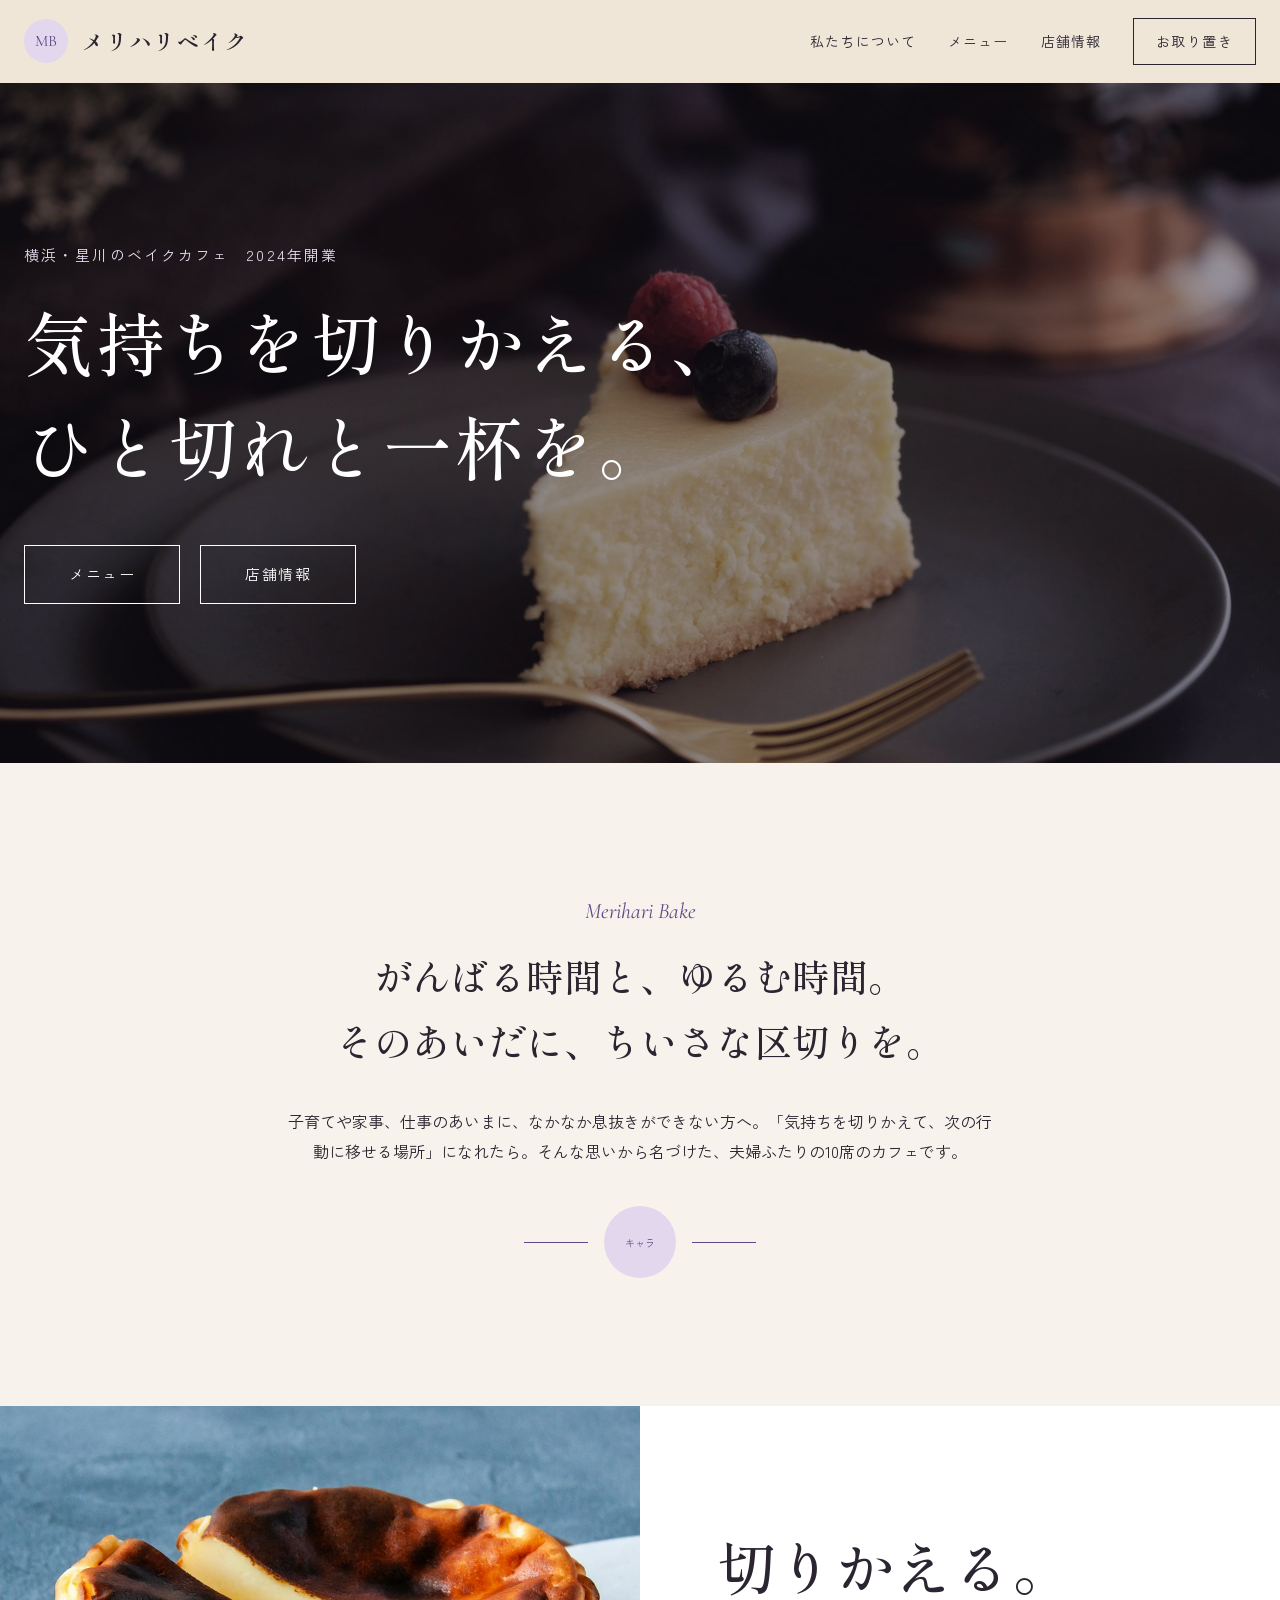
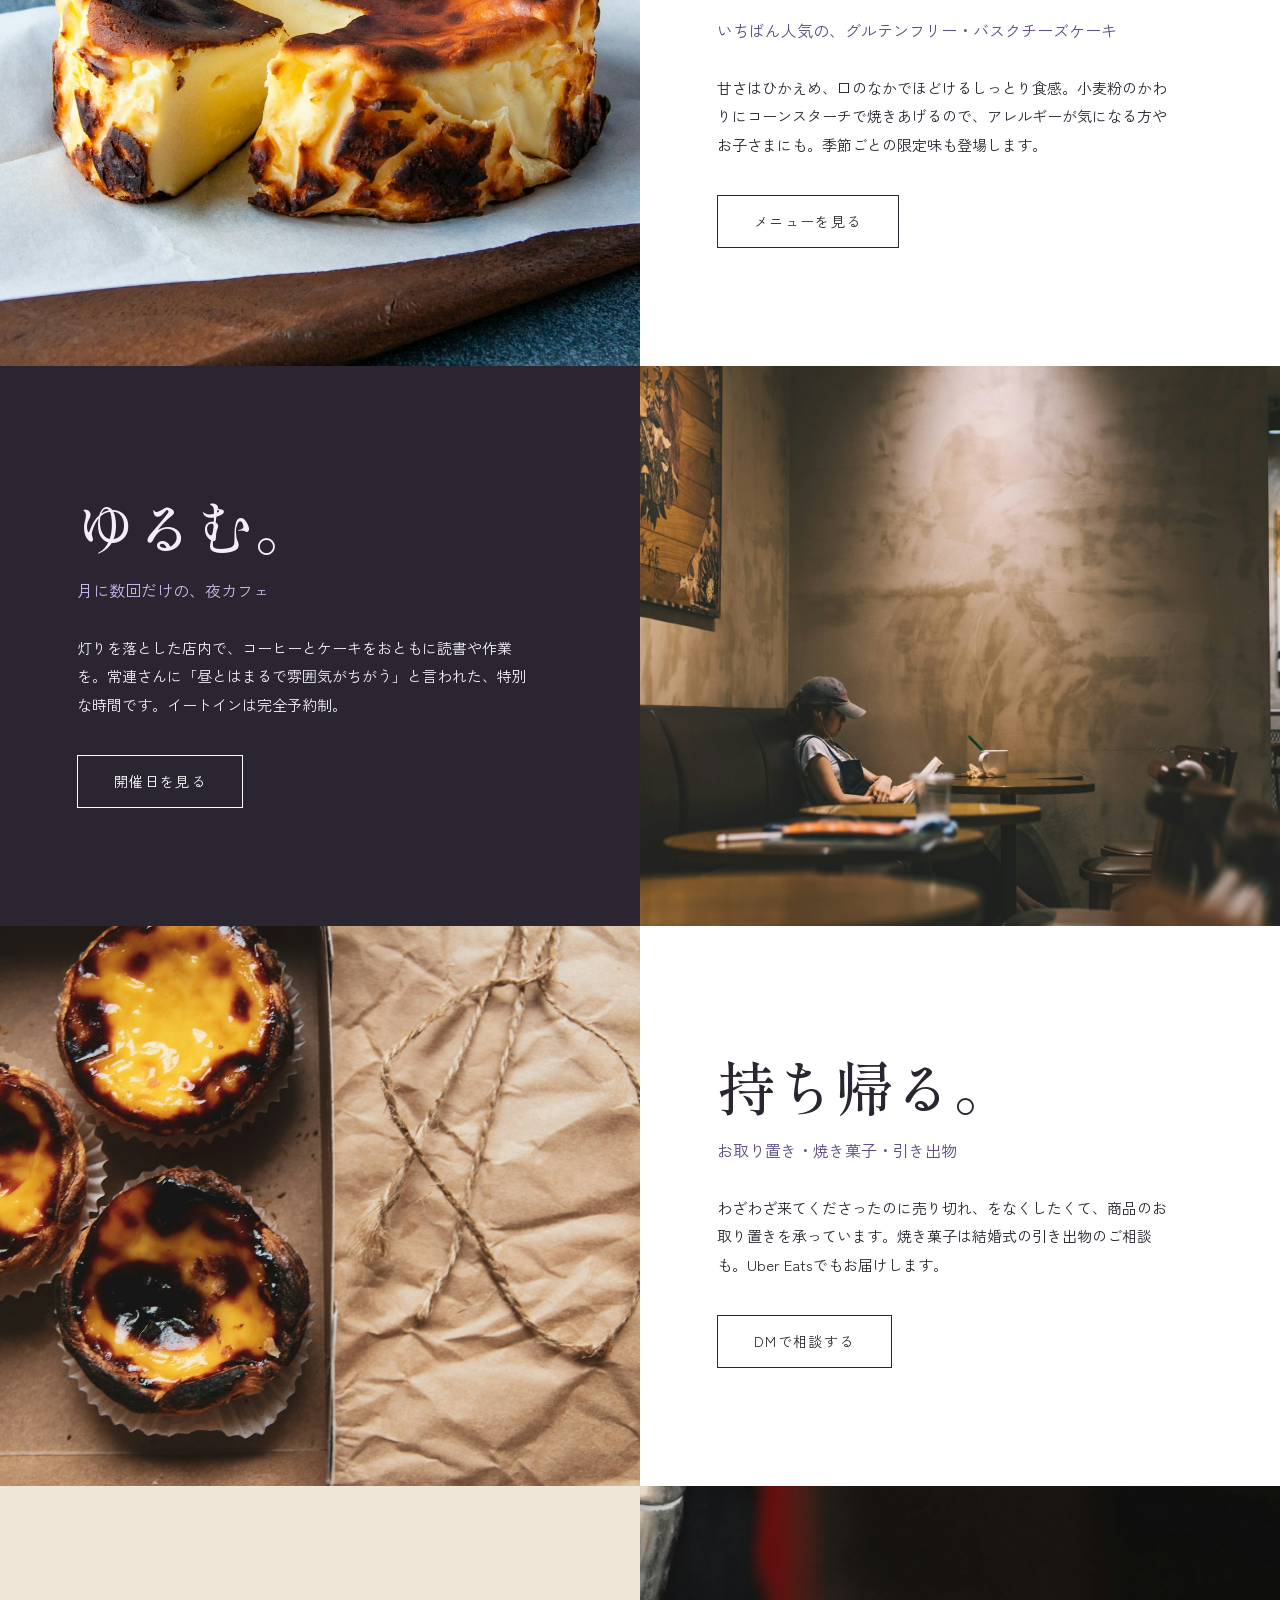
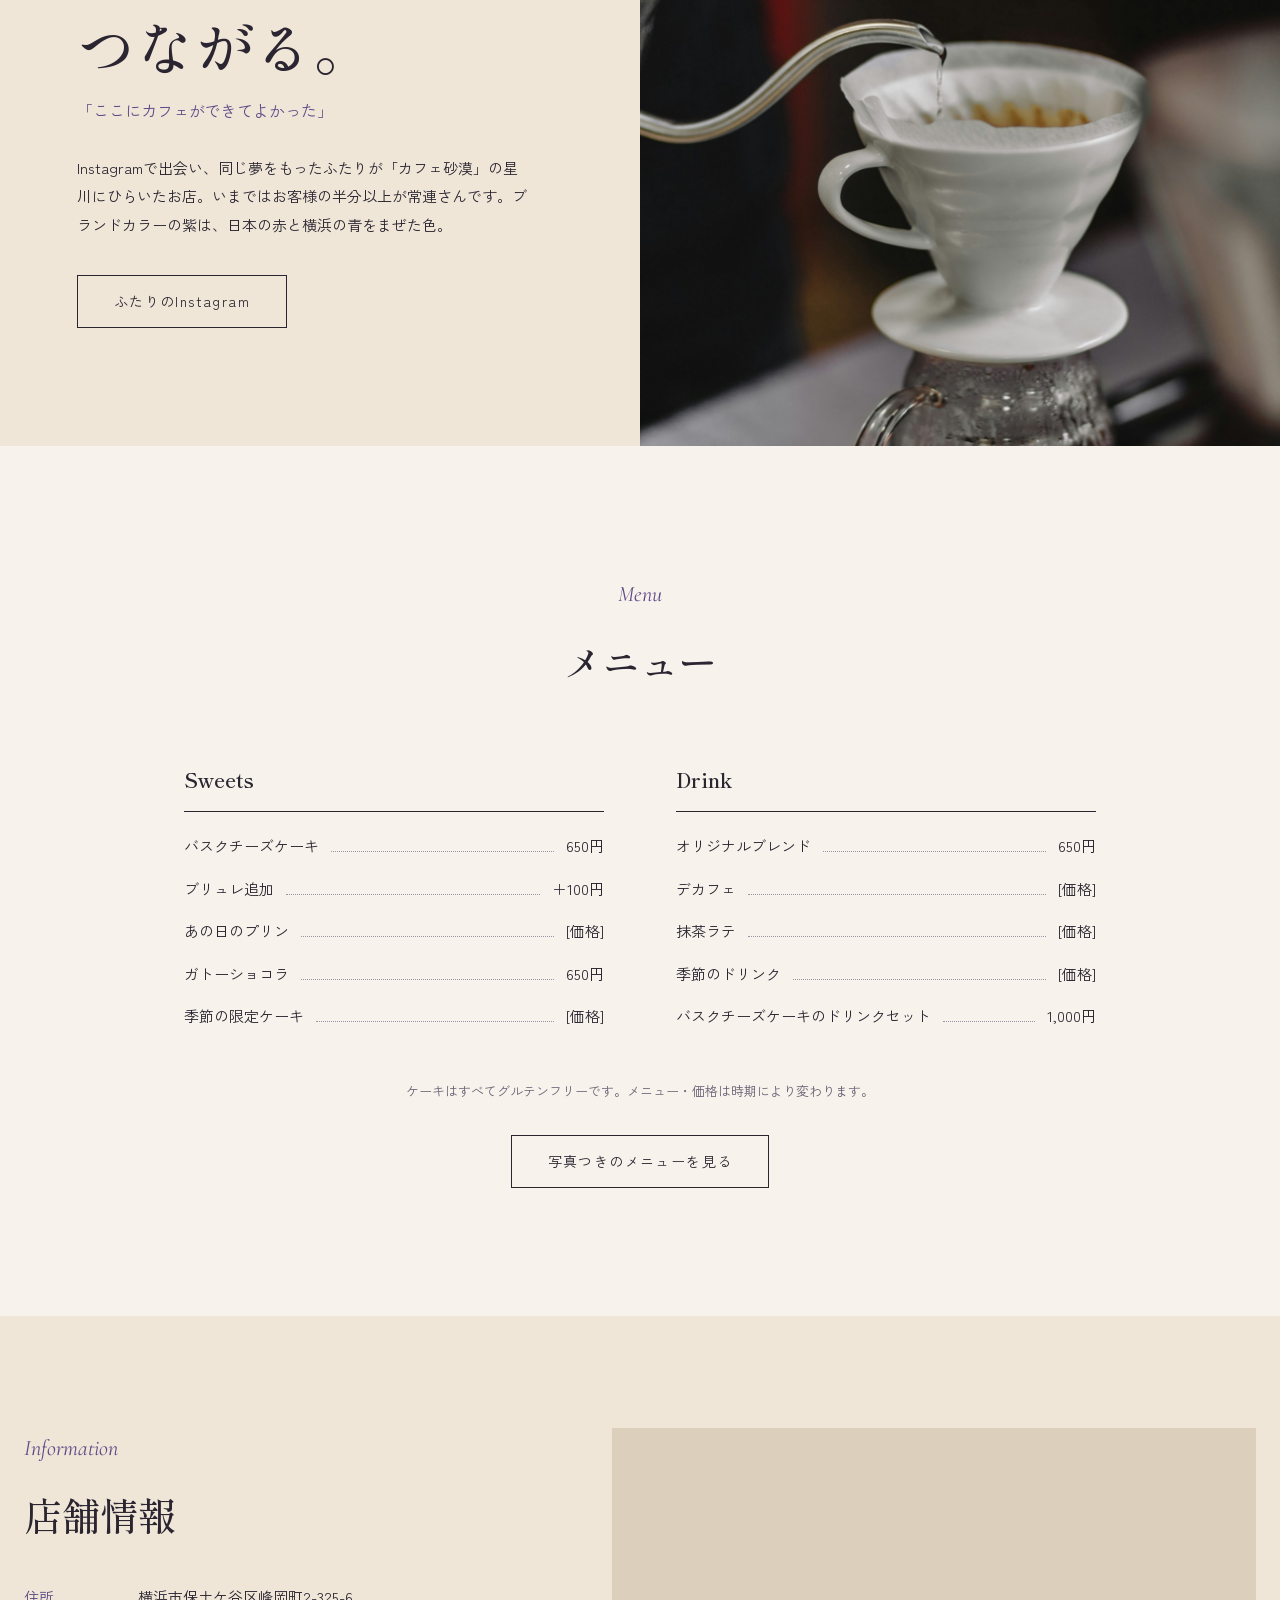
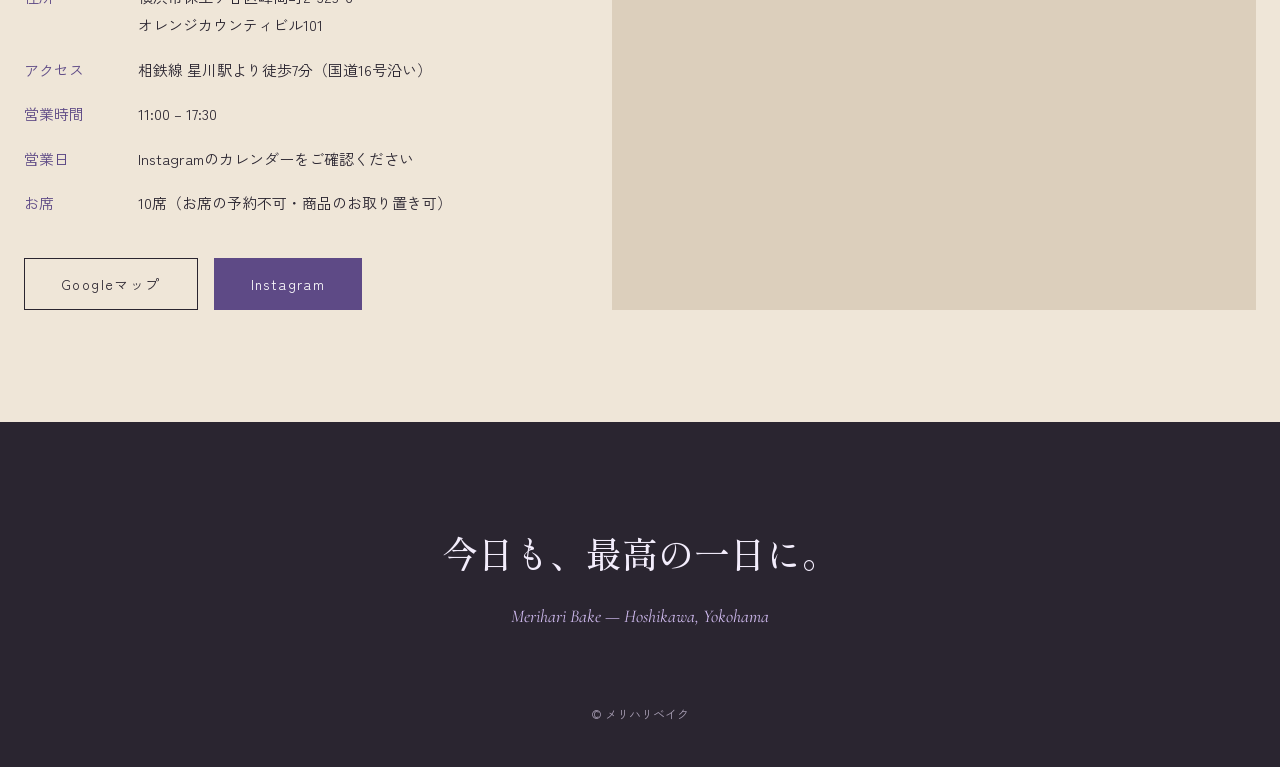
<file: index.html>
<!doctype html>
<html lang="ja">
<head>
  <meta charset="utf-8">
  <meta name="viewport" content="width=device-width, initial-scale=1">
  <title>メリハリベイク｜横浜・星川のベイクカフェ</title>
  <meta name="description" content="相鉄線星川駅から徒歩7分。夫婦ふたりで営む10席のベイクカフェ。グルテンフリーのバスクチーズケーキ、プリン、焼き菓子とコーヒー。">
  <link rel="preconnect" href="https://fonts.googleapis.com">
  <link rel="preconnect" href="https://fonts.gstatic.com" crossorigin>
  <link href="https://fonts.googleapis.com/css2?family=Shippori+Mincho:wght@500;600&family=Zen+Kaku+Gothic+New:wght@400;500;700&family=Cormorant+Garamond:ital,wght@1,500&display=swap" rel="stylesheet">
  <link rel="stylesheet" href="style.css?v=6">
</head>
<body>

  <header class="site-header">
    <div class="site-header__inner">
      <a href="#top" class="brand">
        <span class="brand__logo" aria-hidden="true">MB</span>
        <span class="brand__name">メリハリベイク</span>
      </a>
      <button class="nav-toggle" type="button" aria-expanded="false" aria-controls="global-nav" aria-label="メニューを開く">
        <span></span><span></span><span></span>
      </button>
      <nav id="global-nav" class="global-nav">
        <a href="#about">私たちについて</a>
        <a href="menu.html">メニュー</a>
        <a href="#info">店舗情報</a>
        <a href="https://www.instagram.com/meriharibake/" class="btn-line" target="_blank" rel="noopener">お取り置き</a>
      </nav>
    </div>
  </header>

  <main>
    <section id="top" class="hero">
      <img class="hero__bg" src="hero.jpg" alt="">
      <div class="hero__inner">
        <p class="hero__lead">横浜・星川のベイクカフェ　2024年開業</p>
        <h1 class="hero__title">気持ちを切りかえる、<br>ひと切れと一杯を。</h1>
        <div class="hero__actions">
          <a href="menu.html" class="btn-line btn-line--light">メニュー</a>
          <a href="#info" class="btn-line btn-line--light">店舗情報</a>
        </div>
      </div>
    </section>

    <section id="about" class="about">
      <p class="eyebrow reveal">Merihari Bake</p>
      <h2 class="about__title">
        <span class="reveal reveal--line">がんばる時間と、ゆるむ時間。</span>
        <span class="reveal reveal--line">そのあいだに、ちいさな区切りを。</span>
      </h2>
      <p class="about__text reveal">子育てや家事、仕事のあいまに、なかなか息抜きができない方へ。「気持ちを切りかえて、次の行動に移せる場所」になれたら。そんな思いから名づけた、夫婦ふたりの10席のカフェです。</p>
      <div class="about__mark reveal" aria-hidden="true">
        <span class="about__line"></span>
        <span class="about__character">キャラ</span>
        <span class="about__line"></span>
      </div>
    </section>

    <section class="split">
      <div class="split__media">
        <img src="cheesecake.jpg" alt="こんがり焼けたバスクチーズケーキ" loading="lazy">
      </div>
      <div class="split__body">
        <h2 class="split__title">切りかえる。</h2>
        <p class="split__sub">いちばん人気の、グルテンフリー・バスクチーズケーキ</p>
        <p class="split__text">甘さはひかえめ、口のなかでほどけるしっとり食感。小麦粉のかわりにコーンスターチで焼きあげるので、アレルギーが気になる方やお子さまにも。季節ごとの限定味も登場します。</p>
        <a href="menu.html#cake" class="btn-line">メニューを見る</a>
      </div>
    </section>

    <section class="split split--reverse split--dark">
      <div class="split__media">
        <img src="night-cafe.jpg" alt="灯りを落とした店内で読書をする人" loading="lazy">
      </div>
      <div class="split__body">
        <h2 class="split__title">ゆるむ。</h2>
        <p class="split__sub">月に数回だけの、夜カフェ</p>
        <p class="split__text">灯りを落とした店内で、コーヒーとケーキをおともに読書や作業を。常連さんに「昼とはまるで雰囲気がちがう」と言われた、特別な時間です。イートインは完全予約制。</p>
        <a href="https://www.instagram.com/meriharibake/" class="btn-line btn-line--light" target="_blank" rel="noopener">開催日を見る</a>
      </div>
    </section>

    <section class="split">
      <div class="split__media">
        <img src="baked-goods.jpg" alt="箱に詰めた焼き菓子" loading="lazy">
      </div>
      <div class="split__body">
        <h2 class="split__title">持ち帰る。</h2>
        <p class="split__sub">お取り置き・焼き菓子・引き出物</p>
        <p class="split__text">わざわざ来てくださったのに売り切れ、をなくしたくて、商品のお取り置きを承っています。焼き菓子は結婚式の引き出物のご相談も。Uber Eatsでもお届けします。</p>
        <a href="https://www.instagram.com/meriharibake/" class="btn-line" target="_blank" rel="noopener">DMで相談する</a>
      </div>
    </section>

    <section class="split split--reverse split--beige">
      <div class="split__media">
        <img src="coffee.jpg" alt="ハンドドリップでコーヒーを淹れる様子" loading="lazy">
      </div>
      <div class="split__body">
        <h2 class="split__title">つながる。</h2>
        <p class="split__sub">「ここにカフェができてよかった」</p>
        <p class="split__text">Instagramで出会い、同じ夢をもったふたりが「カフェ砂漠」の星川にひらいたお店。いまではお客様の半分以上が常連さんです。ブランドカラーの紫は、日本の赤と横浜の青をまぜた色。</p>
        <a href="https://www.instagram.com/meriharibake/" class="btn-line" target="_blank" rel="noopener">ふたりのInstagram</a>
      </div>
    </section>

    <section id="menu" class="menu">
      <div class="section-head">
        <p class="eyebrow">Menu</p>
        <h2 class="section-title">メニュー</h2>
      </div>
      <div class="menu__grid">
        <div class="menu__group">
          <h3 class="menu__heading">Sweets</h3>
          <ul class="menu__list">
            <li><span>バスクチーズケーキ</span><span class="menu__price">650円</span></li>
            <li><span>ブリュレ追加</span><span class="menu__price">＋100円</span></li>
            <li><span>あの日のプリン</span><span class="menu__price">[価格]</span></li>
            <li><span>ガトーショコラ</span><span class="menu__price">650円</span></li>
            <li><span>季節の限定ケーキ</span><span class="menu__price">[価格]</span></li>
          </ul>
        </div>
        <div class="menu__group">
          <h3 class="menu__heading">Drink</h3>
          <ul class="menu__list">
            <li><span>オリジナルブレンド</span><span class="menu__price">650円</span></li>
            <li><span>デカフェ</span><span class="menu__price">[価格]</span></li>
            <li><span>抹茶ラテ</span><span class="menu__price">[価格]</span></li>
            <li><span>季節のドリンク</span><span class="menu__price">[価格]</span></li>
            <li><span>バスクチーズケーキのドリンクセット</span><span class="menu__price">1,000円</span></li>
          </ul>
        </div>
      </div>
      <p class="menu__note">ケーキはすべてグルテンフリーです。メニュー・価格は時期により変わります。</p>
      <p class="menu__more"><a href="menu.html" class="btn-line">写真つきのメニューを見る</a></p>
    </section>

    <section id="info" class="info">
      <div class="info__inner">
        <div class="info__body">
          <p class="eyebrow">Information</p>
          <h2 class="section-title">店舗情報</h2>
          <dl class="info__list">
            <dt>住所</dt><dd>横浜市保土ケ谷区峰岡町2-325-6<br>オレンジカウンティビル101</dd>
            <dt>アクセス</dt><dd>相鉄線 星川駅より徒歩7分（国道16号沿い）</dd>
            <dt>営業時間</dt><dd>11:00 – 17:30</dd>
            <dt>営業日</dt><dd>Instagramのカレンダーをご確認ください</dd>
            <dt>お席</dt><dd>10席（お席の予約不可・商品のお取り置き可）</dd>
          </dl>
          <div class="info__actions">
            <a href="https://maps.app.goo.gl/jBeZnQALYtmL9Th87" class="btn-line" target="_blank" rel="noopener">Googleマップ</a>
            <a href="https://www.instagram.com/meriharibake/" class="btn-fill" target="_blank" rel="noopener">Instagram</a>
          </div>
        </div>
        <div class="info__map">
          <iframe title="メリハリベイクの地図" src="https://www.google.com/maps?q=%E6%A8%AA%E6%B5%9C%E5%B8%82%E4%BF%9D%E5%9C%9F%E3%82%B1%E8%B0%B7%E5%8C%BA%E5%B3%B0%E5%B2%A1%E7%94%BA2-325-6&output=embed" loading="lazy" referrerpolicy="no-referrer-when-downgrade"></iframe>
        </div>
      </div>
    </section>
  </main>

  <footer class="site-footer">
    <p class="site-footer__message">今日も、最高の一日に。</p>
    <p class="site-footer__sub">Merihari Bake — Hoshikawa, Yokohama</p>
    <small class="site-footer__copy">© メリハリベイク</small>
  </footer>

  <script>
    // スクロールして画面に入った文字を、順番にふわっと表示する
    const revealItems = document.querySelectorAll('.reveal');
    if ('IntersectionObserver' in window) {
      document.documentElement.classList.add('js-reveal');
      revealItems.forEach((item, index) => {
        item.style.transitionDelay = `${(index % 5) * 0.35}s`;
      });
      const revealObserver = new IntersectionObserver((entries) => {
        entries.forEach((entry) => {
          if (entry.isIntersecting) {
            entry.target.classList.add('is-visible');
            revealObserver.unobserve(entry.target);
          }
        });
      }, { threshold: 0.2, rootMargin: '0px 0px -10% 0px' });
      revealItems.forEach((item) => revealObserver.observe(item));
    
      // 写真と文章のブロック：画面に入ったら写真をスライドイン、文字をふわっと表示
      const splitObserver = new IntersectionObserver((entries) => {
        entries.forEach((entry) => {
          if (entry.isIntersecting) {
            entry.target.classList.add('is-visible');
            splitObserver.unobserve(entry.target);
          }
        });
      }, { threshold: 0.25 });
      document.querySelectorAll('.split').forEach((section) => splitObserver.observe(section));
    }

    const toggle = document.querySelector('.nav-toggle');
    const nav = document.getElementById('global-nav');
    toggle.addEventListener('click', () => {
      const open = toggle.getAttribute('aria-expanded') === 'true';
      toggle.setAttribute('aria-expanded', String(!open));
      toggle.setAttribute('aria-label', open ? 'メニューを開く' : 'メニューを閉じる');
      nav.classList.toggle('is-open', !open);
    });
    nav.querySelectorAll('a').forEach((link) => {
      link.addEventListener('click', () => {
        toggle.setAttribute('aria-expanded', 'false');
        toggle.setAttribute('aria-label', 'メニューを開く');
        nav.classList.remove('is-open');
      });
    });
  </script>
</body>
</html>
</file>
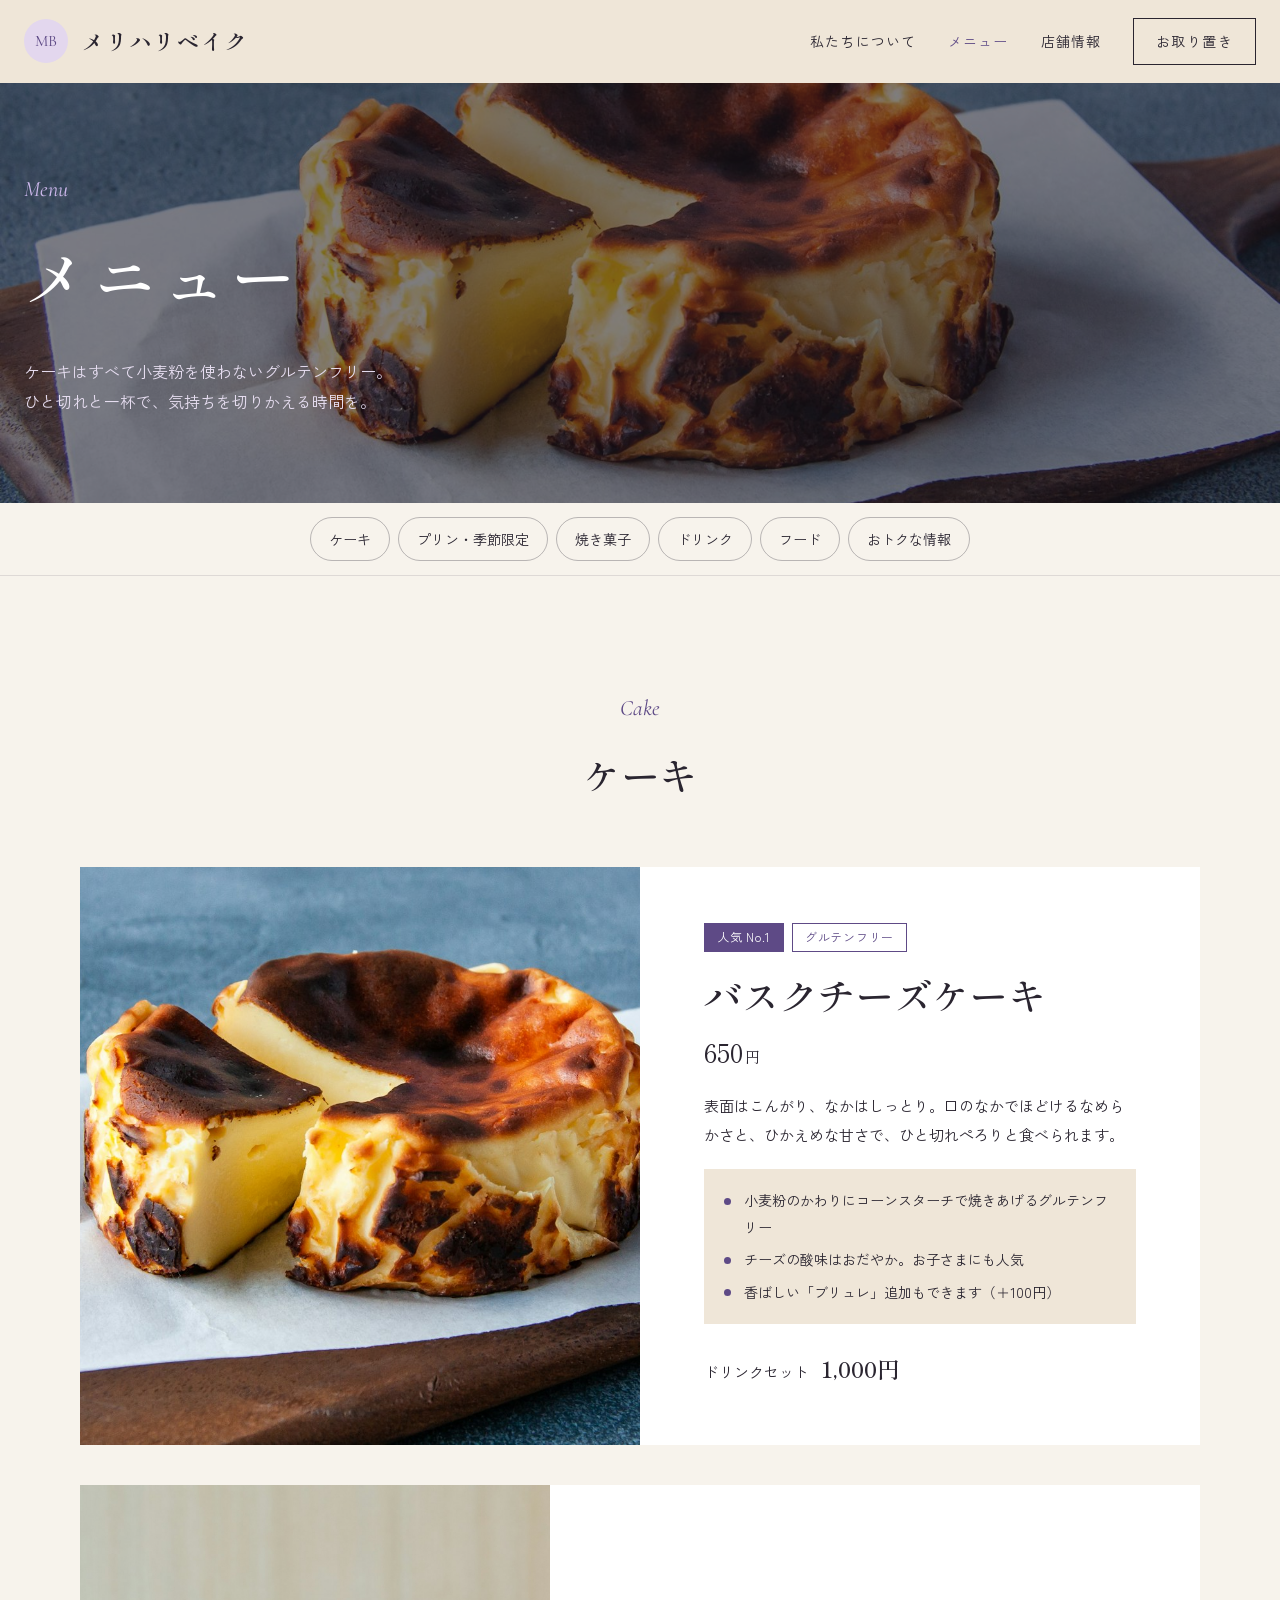
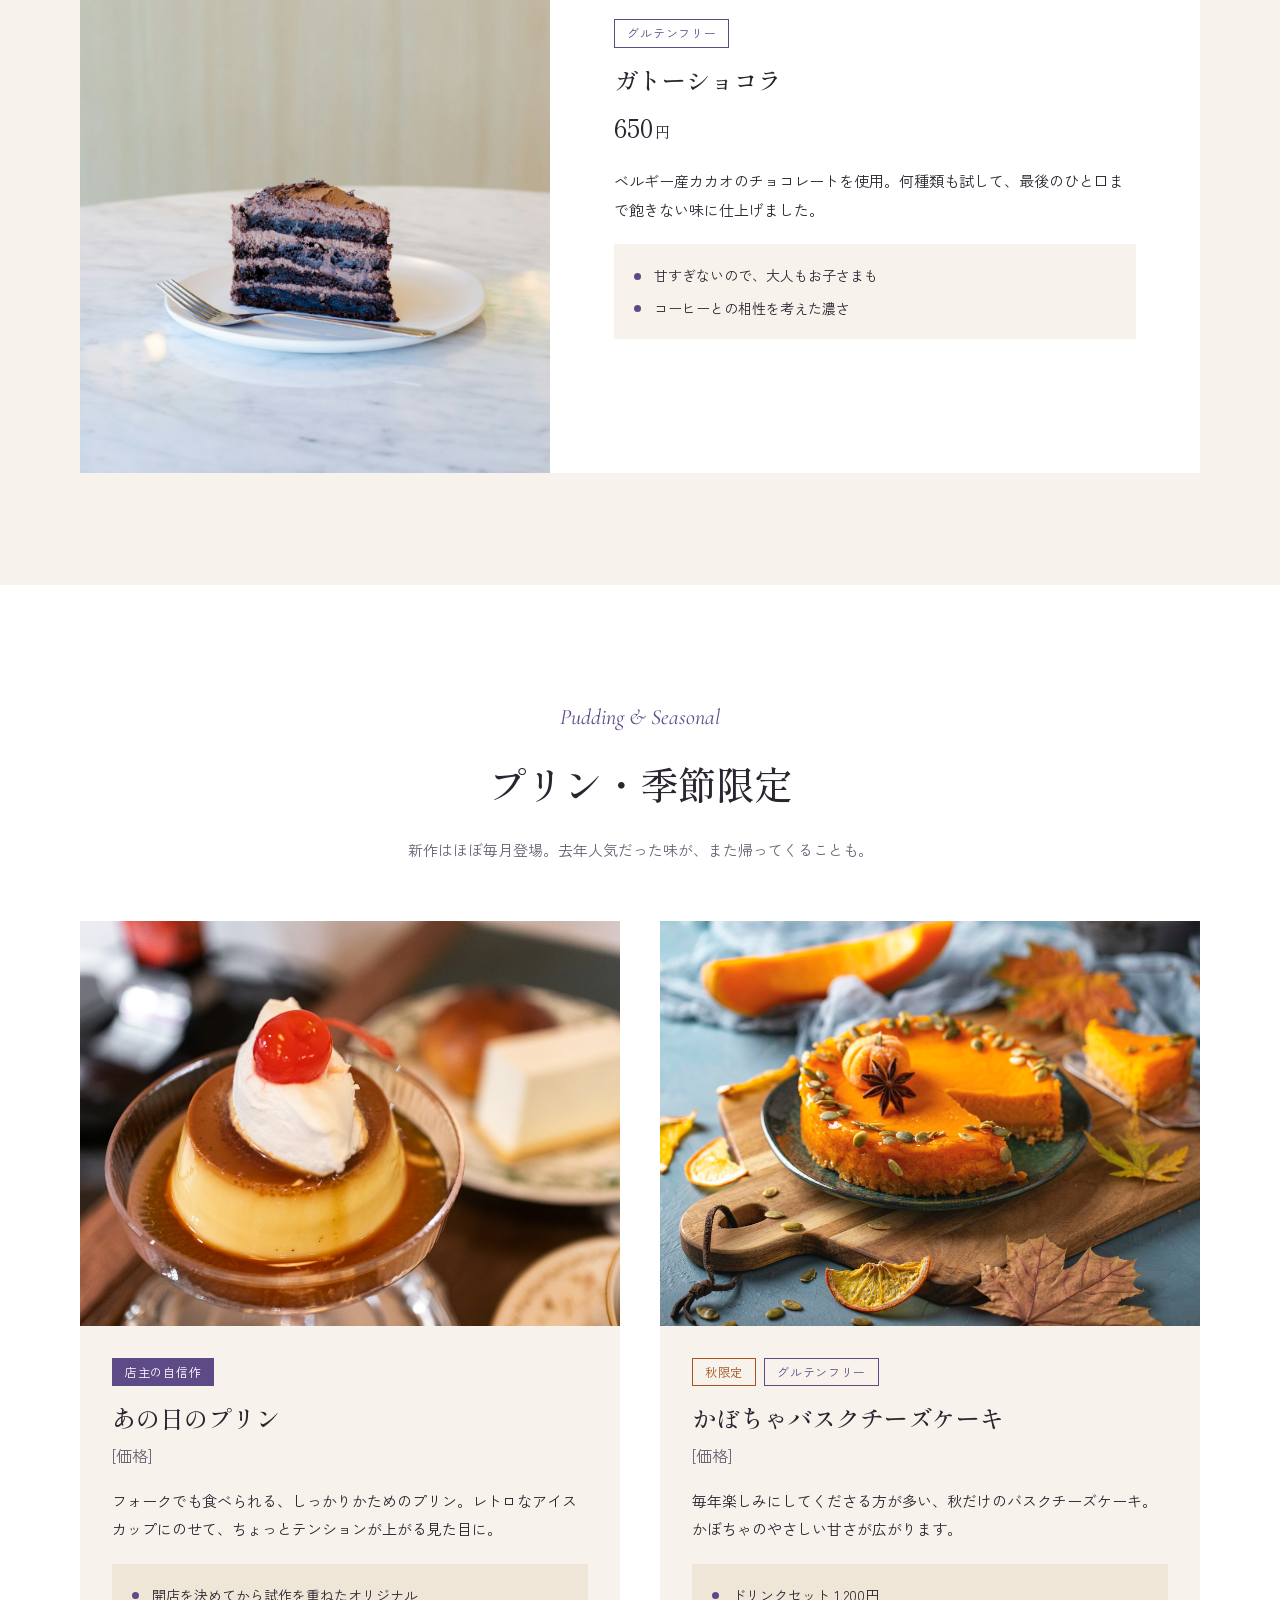
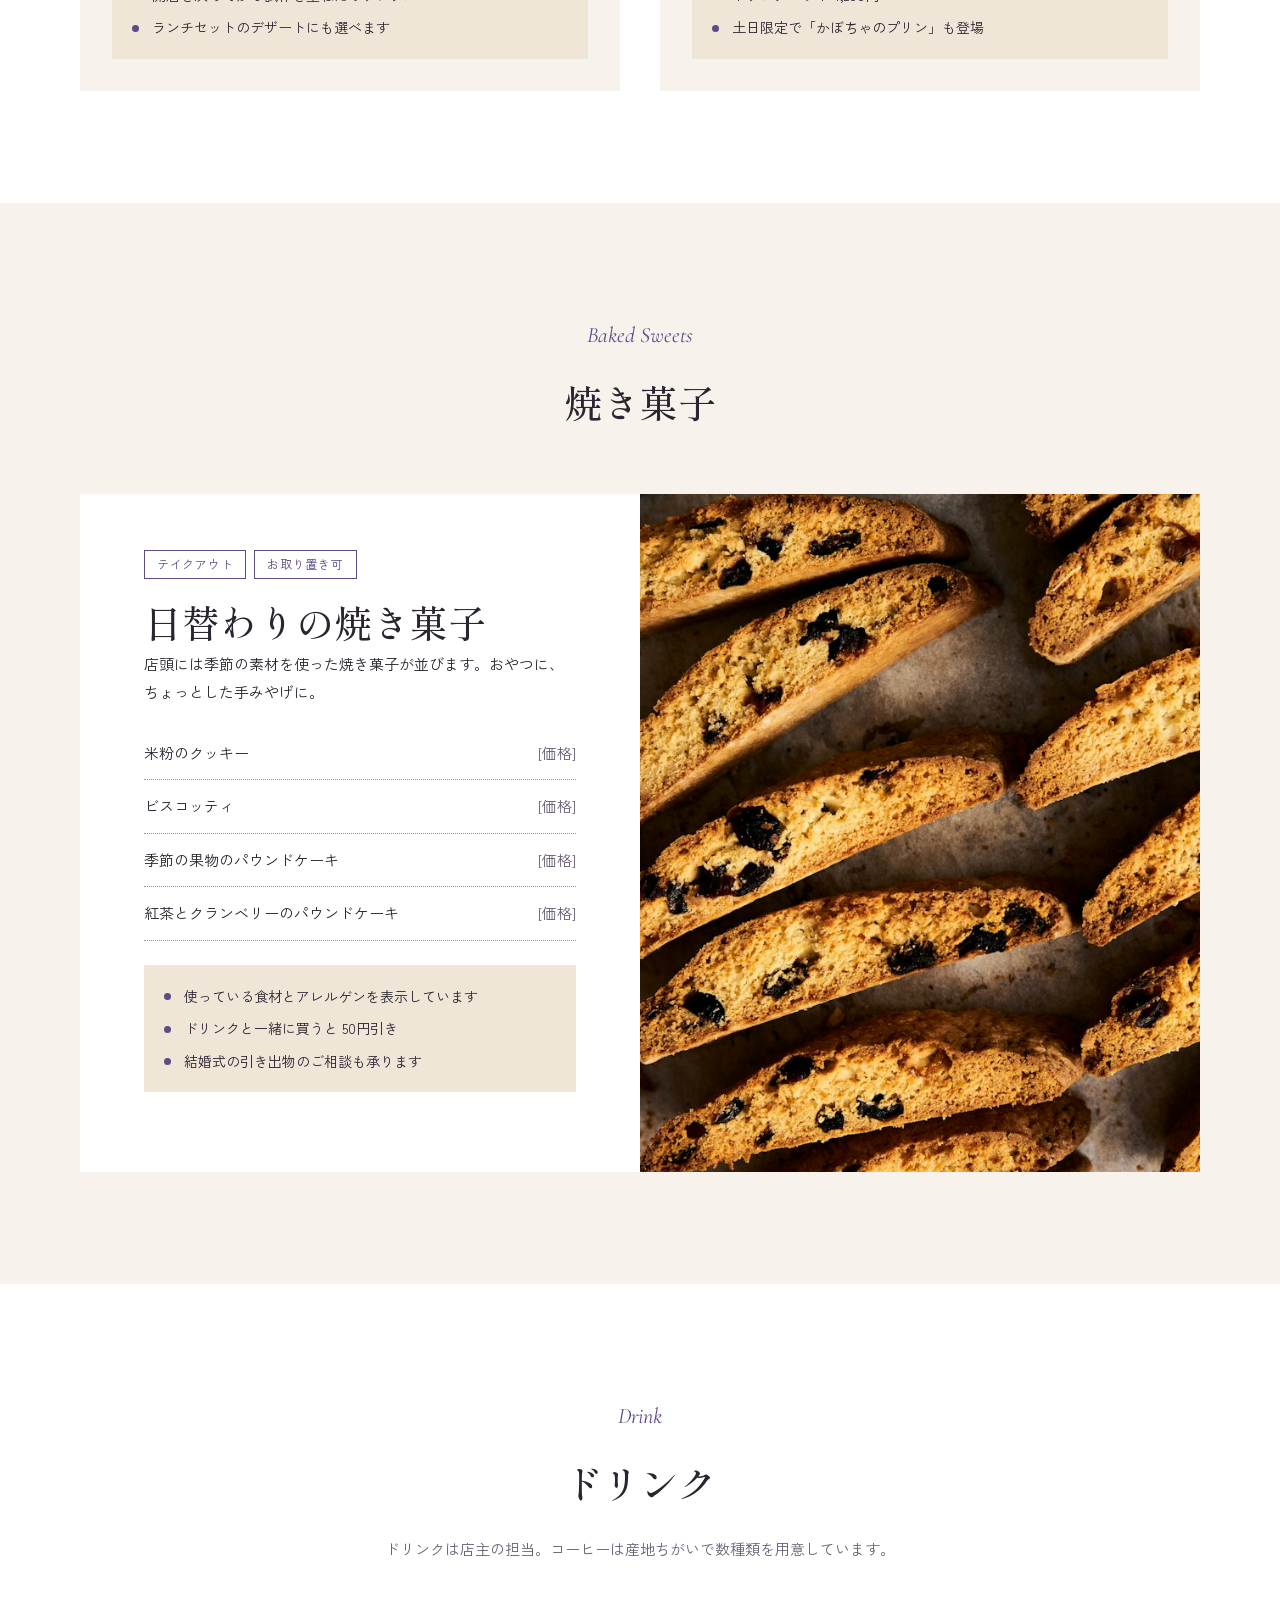
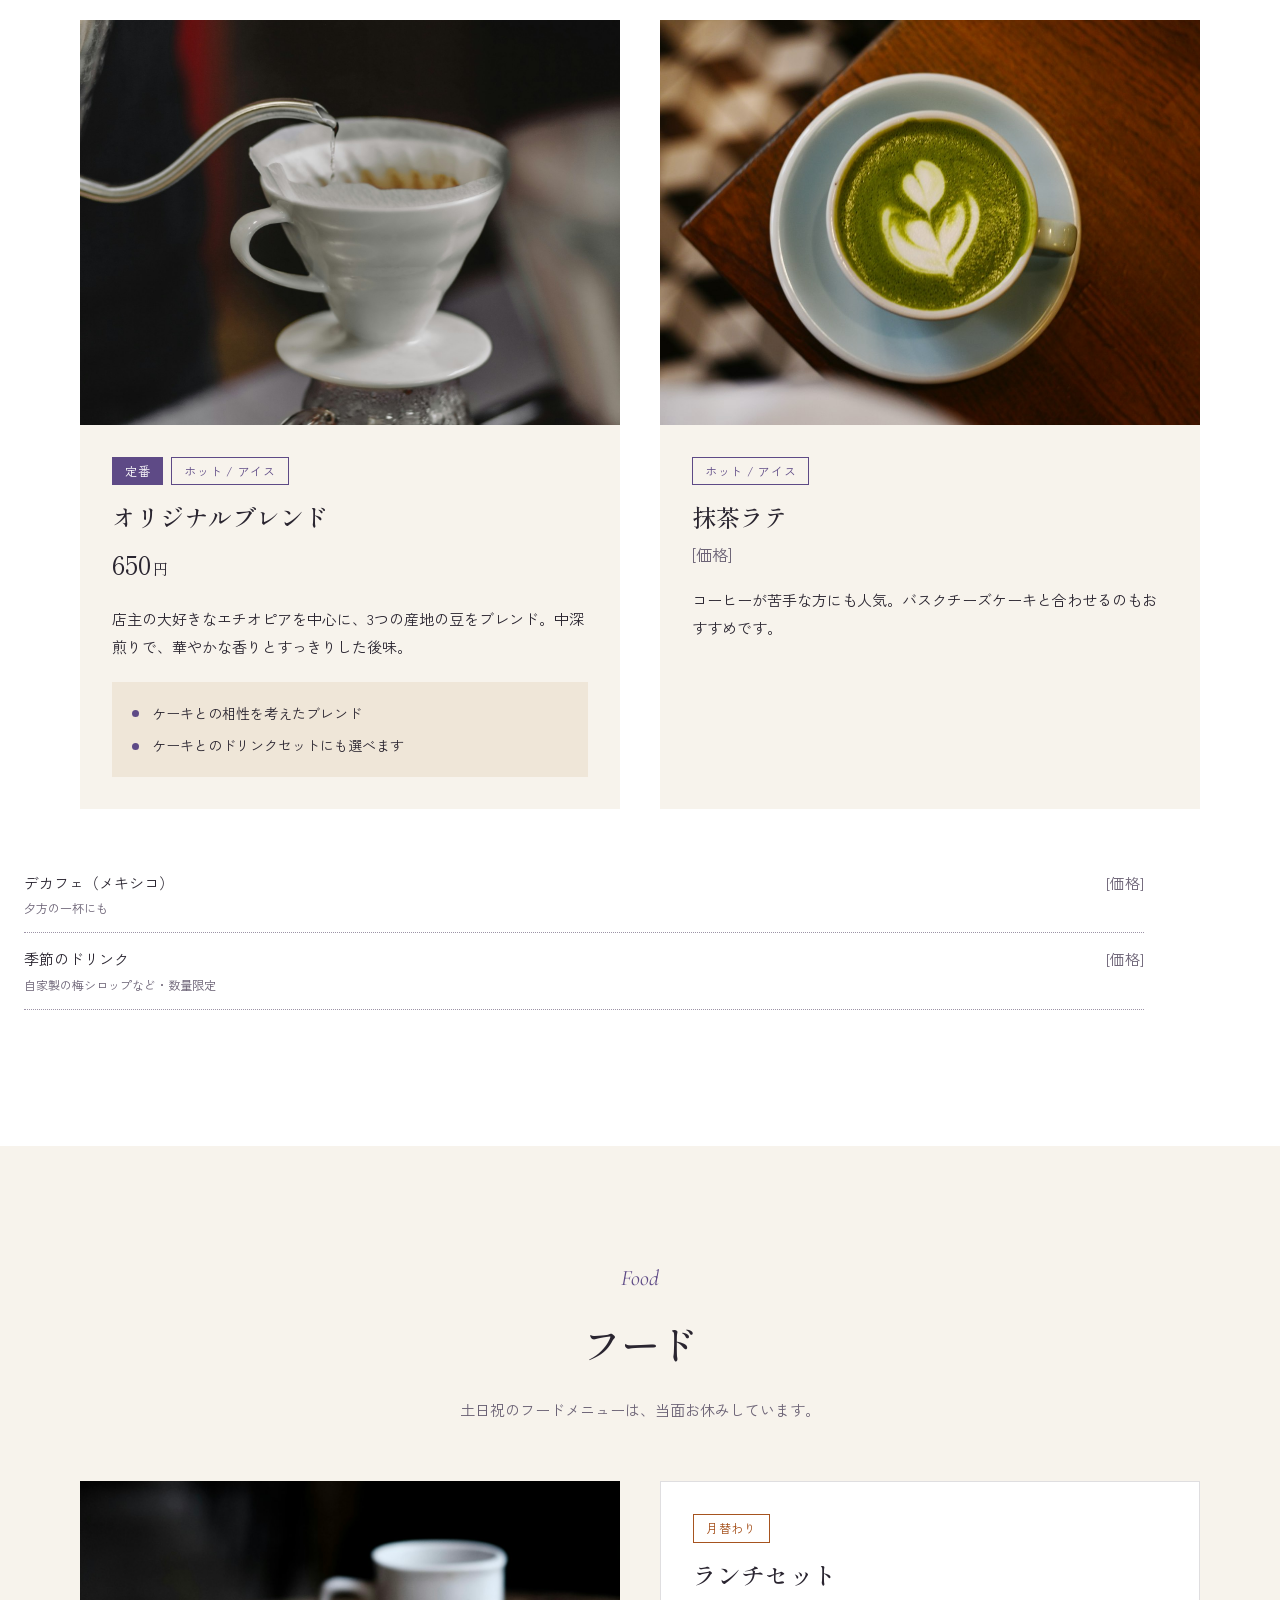
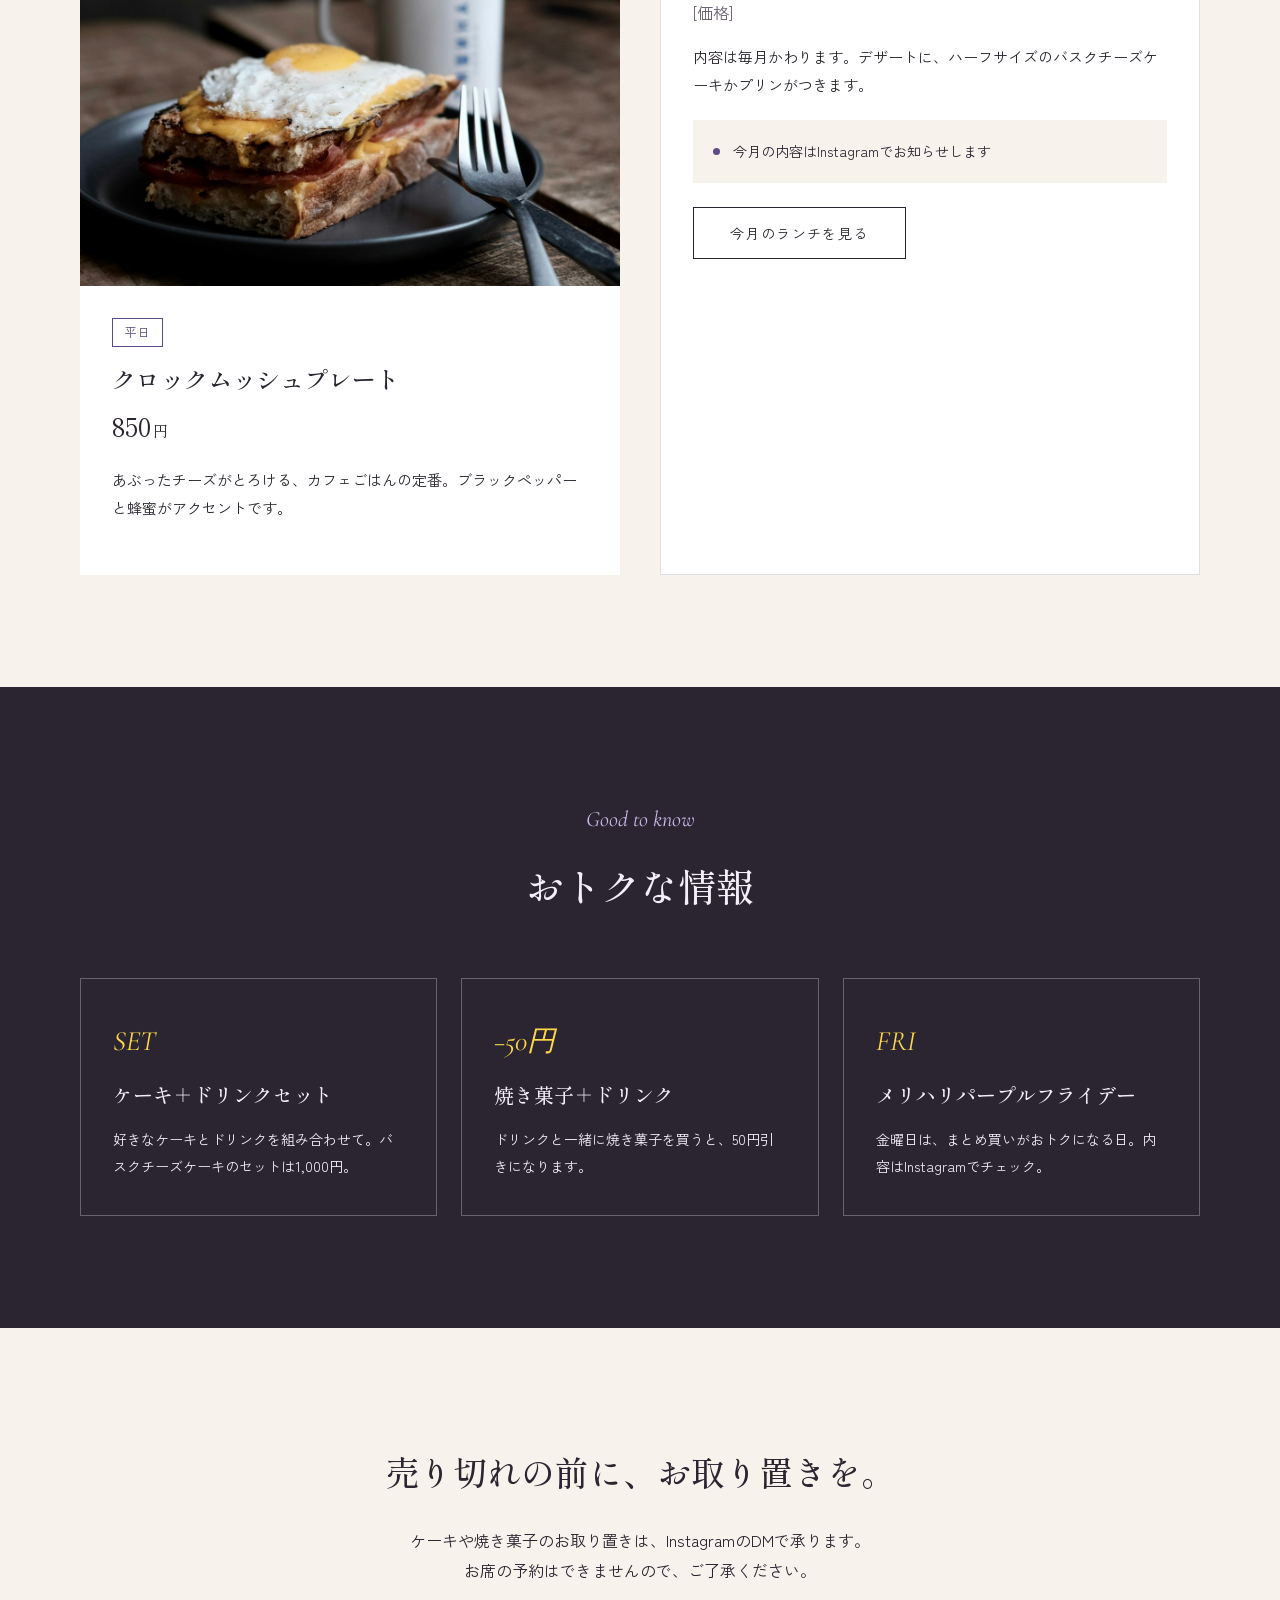
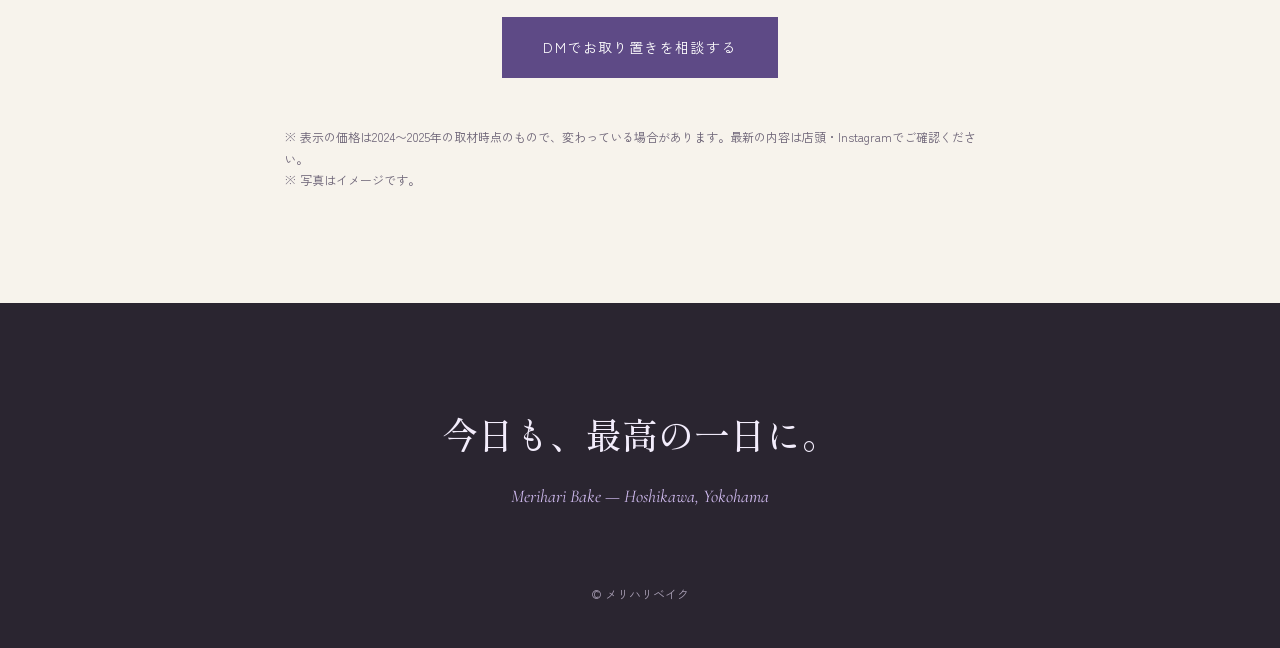
<file: menu.html>
<!doctype html>
<html lang="ja">
<head>
  <meta charset="utf-8">
  <meta name="viewport" content="width=device-width, initial-scale=1">
  <title>メニュー｜メリハリベイク 横浜・星川のベイクカフェ</title>
  <meta name="description" content="メリハリベイクのメニュー。グルテンフリーのバスクチーズケーキ、ガトーショコラ、あの日のプリン、焼き菓子、オリジナルブレンドコーヒー、クロックムッシュプレートなど。">
  <link rel="preconnect" href="https://fonts.googleapis.com">
  <link rel="preconnect" href="https://fonts.gstatic.com" crossorigin>
  <link href="https://fonts.googleapis.com/css2?family=Shippori+Mincho:wght@500;600&family=Zen+Kaku+Gothic+New:wght@400;500;700&family=Cormorant+Garamond:ital,wght@1,500&display=swap" rel="stylesheet">
  <link rel="stylesheet" href="style.css?v=6">
</head>
<body>

  <header class="site-header">
    <div class="site-header__inner">
      <a href="index.html" class="brand">
        <span class="brand__logo" aria-hidden="true">MB</span>
        <span class="brand__name">メリハリベイク</span>
      </a>
      <button class="nav-toggle" type="button" aria-expanded="false" aria-controls="global-nav" aria-label="メニューを開く">
        <span></span><span></span><span></span>
      </button>
      <nav id="global-nav" class="global-nav">
        <a href="index.html#about">私たちについて</a>
        <a href="menu.html" aria-current="page">メニュー</a>
        <a href="index.html#info">店舗情報</a>
        <a href="https://www.instagram.com/meriharibake/" class="btn-line" target="_blank" rel="noopener">お取り置き</a>
      </nav>
    </div>
  </header>

  <main>
    <section class="page-hero">
      <img class="page-hero__bg" src="cheesecake.jpg" alt="">
      <div class="page-hero__inner">
        <p class="eyebrow eyebrow--light">Menu</p>
        <h1 class="page-hero__title">メニュー</h1>
        <p class="page-hero__lead">ケーキはすべて小麦粉を使わないグルテンフリー。<br>ひと切れと一杯で、気持ちを切りかえる時間を。</p>
      </div>
    </section>

    <nav class="category-nav" aria-label="メニューのカテゴリー">
      <a href="#cake">ケーキ</a>
      <a href="#seasonal">プリン・季節限定</a>
      <a href="#baked">焼き菓子</a>
      <a href="#drink">ドリンク</a>
      <a href="#food">フード</a>
      <a href="#deal">おトクな情報</a>
    </nav>

    <!-- ===== ケーキ ===== -->
    <section id="cake" class="menu-section">
      <div class="menu-section__head">
        <p class="eyebrow">Cake</p>
        <h2 class="section-title">ケーキ</h2>
      </div>

      <article class="pickup">
        <div class="pickup__media">
          <img src="cheesecake.jpg" alt="バスクチーズケーキ（参考写真）" loading="lazy">
        </div>
        <div class="pickup__body">
          <ul class="tags">
            <li class="tag tag--accent">人気 No.1</li>
            <li class="tag">グルテンフリー</li>
          </ul>
          <h3 class="item-name item-name--large">バスクチーズケーキ</h3>
          <p class="item-price">650<span>円</span></p>
          <p class="item-desc">表面はこんがり、なかはしっとり。口のなかでほどけるなめらかさと、ひかえめな甘さで、ひと切れぺろりと食べられます。</p>
          <ul class="points">
            <li>小麦粉のかわりにコーンスターチで焼きあげるグルテンフリー</li>
            <li>チーズの酸味はおだやか。お子さまにも人気</li>
            <li>香ばしい「ブリュレ」追加もできます（＋100円）</li>
          </ul>
          <p class="item-set">ドリンクセット <strong>1,000円</strong></p>
        </div>
      </article>

      <div class="item-grid item-grid--single">
        <article class="item-card">
          <div class="item-card__media">
            <img src="gateau-chocolat.jpg" alt="ガトーショコラ（参考写真）" loading="lazy">
          </div>
          <div class="item-card__body">
            <ul class="tags"><li class="tag">グルテンフリー</li></ul>
            <h3 class="item-name">ガトーショコラ</h3>
            <p class="item-price">650<span>円</span></p>
            <p class="item-desc">ベルギー産カカオのチョコレートを使用。何種類も試して、最後のひと口まで飽きない味に仕上げました。</p>
            <ul class="points">
              <li>甘すぎないので、大人もお子さまも</li>
              <li>コーヒーとの相性を考えた濃さ</li>
            </ul>
          </div>
        </article>
      </div>
    </section>

    <!-- ===== プリン・季節限定 ===== -->
    <section id="seasonal" class="menu-section menu-section--tint">
      <div class="menu-section__head">
        <p class="eyebrow">Pudding &amp; Seasonal</p>
        <h2 class="section-title">プリン・季節限定</h2>
        <p class="menu-section__lead">新作はほぼ毎月登場。去年人気だった味が、また帰ってくることも。</p>
      </div>

      <div class="item-grid">
        <article class="item-card">
          <div class="item-card__media">
            <img src="pudding.jpg" alt="脚つきグラスにのせたかためのプリン（参考写真）" loading="lazy">
          </div>
          <div class="item-card__body">
            <ul class="tags"><li class="tag tag--accent">店主の自信作</li></ul>
            <h3 class="item-name">あの日のプリン</h3>
            <p class="item-price item-price--tbd">[価格]</p>
            <p class="item-desc">フォークでも食べられる、しっかりかためのプリン。レトロなアイスカップにのせて、ちょっとテンションが上がる見た目に。</p>
            <ul class="points">
              <li>開店を決めてから試作を重ねたオリジナル</li>
              <li>ランチセットのデザートにも選べます</li>
            </ul>
          </div>
        </article>

        <article class="item-card">
          <div class="item-card__media">
            <img src="pumpkin-basque.jpg" alt="かぼちゃのチーズケーキ（参考写真）" loading="lazy">
          </div>
          <div class="item-card__body">
            <ul class="tags">
              <li class="tag tag--season">秋限定</li>
              <li class="tag">グルテンフリー</li>
            </ul>
            <h3 class="item-name">かぼちゃバスクチーズケーキ</h3>
            <p class="item-price item-price--tbd">[価格]</p>
            <p class="item-desc">毎年楽しみにしてくださる方が多い、秋だけのバスクチーズケーキ。かぼちゃのやさしい甘さが広がります。</p>
            <ul class="points">
              <li>ドリンクセット 1,200円</li>
              <li>土日限定で「かぼちゃのプリン」も登場</li>
            </ul>
          </div>
        </article>
      </div>
    </section>

    <!-- ===== 焼き菓子 ===== -->
    <section id="baked" class="menu-section">
      <div class="menu-section__head">
        <p class="eyebrow">Baked Sweets</p>
        <h2 class="section-title">焼き菓子</h2>
      </div>

      <article class="pickup pickup--reverse">
        <div class="pickup__media">
          <img src="baked-sweets.jpg" alt="ビスコッティなどの焼き菓子（参考写真）" loading="lazy">
        </div>
        <div class="pickup__body">
          <ul class="tags"><li class="tag">テイクアウト</li><li class="tag">お取り置き可</li></ul>
          <h3 class="item-name item-name--large">日替わりの焼き菓子</h3>
          <p class="item-desc">店頭には季節の素材を使った焼き菓子が並びます。おやつに、ちょっとした手みやげに。</p>
          <ul class="price-list">
            <li><span>米粉のクッキー</span><span class="price-list__price">[価格]</span></li>
            <li><span>ビスコッティ</span><span class="price-list__price">[価格]</span></li>
            <li><span>季節の果物のパウンドケーキ</span><span class="price-list__price">[価格]</span></li>
            <li><span>紅茶とクランベリーのパウンドケーキ</span><span class="price-list__price">[価格]</span></li>
          </ul>
          <ul class="points">
            <li>使っている食材とアレルゲンを表示しています</li>
            <li>ドリンクと一緒に買うと 50円引き</li>
            <li>結婚式の引き出物のご相談も承ります</li>
          </ul>
        </div>
      </article>
    </section>

    <!-- ===== ドリンク ===== -->
    <section id="drink" class="menu-section menu-section--tint">
      <div class="menu-section__head">
        <p class="eyebrow">Drink</p>
        <h2 class="section-title">ドリンク</h2>
        <p class="menu-section__lead">ドリンクは店主の担当。コーヒーは産地ちがいで数種類を用意しています。</p>
      </div>

      <div class="item-grid">
        <article class="item-card">
          <div class="item-card__media">
            <img src="coffee.jpg" alt="ハンドドリップでコーヒーを淹れる様子（参考写真）" loading="lazy">
          </div>
          <div class="item-card__body">
            <ul class="tags"><li class="tag tag--accent">定番</li><li class="tag">ホット / アイス</li></ul>
            <h3 class="item-name">オリジナルブレンド</h3>
            <p class="item-price">650<span>円</span></p>
            <p class="item-desc">店主の大好きなエチオピアを中心に、3つの産地の豆をブレンド。中深煎りで、華やかな香りとすっきりした後味。</p>
            <ul class="points">
              <li>ケーキとの相性を考えたブレンド</li>
              <li>ケーキとのドリンクセットにも選べます</li>
            </ul>
          </div>
        </article>

        <article class="item-card">
          <div class="item-card__media">
            <img src="matcha-latte.jpg" alt="抹茶ラテ（参考写真）" loading="lazy">
          </div>
          <div class="item-card__body">
            <ul class="tags"><li class="tag">ホット / アイス</li></ul>
            <h3 class="item-name">抹茶ラテ</h3>
            <p class="item-price item-price--tbd">[価格]</p>
            <p class="item-desc">コーヒーが苦手な方にも人気。バスクチーズケーキと合わせるのもおすすめです。</p>
          </div>
        </article>
      </div>

      <ul class="price-list price-list--wide">
        <li><span>デカフェ（メキシコ）<small>夕方の一杯にも</small></span><span class="price-list__price">[価格]</span></li>
        <li><span>季節のドリンク<small>自家製の梅シロップなど・数量限定</small></span><span class="price-list__price">[価格]</span></li>
      </ul>
    </section>

    <!-- ===== フード ===== -->
    <section id="food" class="menu-section">
      <div class="menu-section__head">
        <p class="eyebrow">Food</p>
        <h2 class="section-title">フード</h2>
        <p class="menu-section__lead">土日祝のフードメニューは、当面お休みしています。</p>
      </div>

      <div class="item-grid">
        <article class="item-card">
          <div class="item-card__media">
            <img src="croque-monsieur.jpg" alt="クロックムッシュ（参考写真）" loading="lazy">
          </div>
          <div class="item-card__body">
            <ul class="tags"><li class="tag">平日</li></ul>
            <h3 class="item-name">クロックムッシュプレート</h3>
            <p class="item-price">850<span>円</span></p>
            <p class="item-desc">あぶったチーズがとろける、カフェごはんの定番。ブラックペッパーと蜂蜜がアクセントです。</p>
          </div>
        </article>

        <article class="item-card item-card--text">
          <div class="item-card__body">
            <ul class="tags"><li class="tag tag--season">月替わり</li></ul>
            <h3 class="item-name">ランチセット</h3>
            <p class="item-price item-price--tbd">[価格]</p>
            <p class="item-desc">内容は毎月かわります。デザートに、ハーフサイズのバスクチーズケーキかプリンがつきます。</p>
            <ul class="points">
              <li>今月の内容はInstagramでお知らせします</li>
            </ul>
            <a href="https://www.instagram.com/meriharibake/" class="btn-line" target="_blank" rel="noopener">今月のランチを見る</a>
          </div>
        </article>
      </div>
    </section>

    <!-- ===== おトクな情報 ===== -->
    <section id="deal" class="deal">
      <div class="menu-section__head">
        <p class="eyebrow eyebrow--light">Good to know</p>
        <h2 class="section-title">おトクな情報</h2>
      </div>
      <div class="deal__grid">
        <div class="deal__item">
          <p class="deal__label">SET</p>
          <h3 class="deal__title">ケーキ＋ドリンクセット</h3>
          <p>好きなケーキとドリンクを組み合わせて。バスクチーズケーキのセットは1,000円。</p>
        </div>
        <div class="deal__item">
          <p class="deal__label">−50円</p>
          <h3 class="deal__title">焼き菓子＋ドリンク</h3>
          <p>ドリンクと一緒に焼き菓子を買うと、50円引きになります。</p>
        </div>
        <div class="deal__item">
          <p class="deal__label">FRI</p>
          <h3 class="deal__title">メリハリパープルフライデー</h3>
          <p>金曜日は、まとめ買いがおトクになる日。内容はInstagramでチェック。</p>
        </div>
      </div>
    </section>

    <section class="menu-cta">
      <h2 class="menu-cta__title">売り切れの前に、お取り置きを。</h2>
      <p>ケーキや焼き菓子のお取り置きは、InstagramのDMで承ります。<br>お席の予約はできませんので、ご了承ください。</p>
      <a href="https://www.instagram.com/meriharibake/" class="btn-fill" target="_blank" rel="noopener">DMでお取り置きを相談する</a>
      <p class="menu-cta__note">※ 表示の価格は2024〜2025年の取材時点のもので、変わっている場合があります。最新の内容は店頭・Instagramでご確認ください。<br>※ 写真はイメージです。</p>
    </section>
  </main>

  <footer class="site-footer">
    <p class="site-footer__message">今日も、最高の一日に。</p>
    <p class="site-footer__sub">Merihari Bake — Hoshikawa, Yokohama</p>
    <small class="site-footer__copy">© メリハリベイク</small>
  </footer>

  <script>
    const toggle = document.querySelector('.nav-toggle');
    const nav = document.getElementById('global-nav');
    toggle.addEventListener('click', () => {
      const open = toggle.getAttribute('aria-expanded') === 'true';
      toggle.setAttribute('aria-expanded', String(!open));
      toggle.setAttribute('aria-label', open ? 'メニューを開く' : 'メニューを閉じる');
      nav.classList.toggle('is-open', !open);
    });
    nav.querySelectorAll('a').forEach((link) => {
      link.addEventListener('click', () => {
        toggle.setAttribute('aria-expanded', 'false');
        toggle.setAttribute('aria-label', 'メニューを開く');
        nav.classList.remove('is-open');
      });
    });
  </script>
</body>
</html>
</file>
<file: style.css>
/* ===== メリハリベイク E案 ===== */

:root {
  --color-ivory: #F7F3EC;
  --color-beige: #EFE6D8;
  --color-ink: #2A2530;
  --color-purple: #5E4A86;
  --color-purple-light: #E3D7EE;
  --color-lilac: #CDB8EC;
  --color-night-text: #F3EDFC;
  --color-muted: #6B6275;
  --color-white: #FFFFFF;

  --font-serif: 'Shippori Mincho', serif;
  --font-sans: 'Zen Kaku Gothic New', sans-serif;
  --font-accent: 'Cormorant Garamond', serif;

  --content-width: 1280px;
  --gutter: 24px;
}

*,
*::before,
*::after {
  box-sizing: border-box;
}

html {
  scroll-behavior: smooth;
}

/* 固定ヘッダーにリンク先の見出しが隠れないように */
section[id] {
  scroll-margin-top: 80px;
}

body {
  margin: 0;
  background: var(--color-ivory);
  color: var(--color-ink);
  font-family: var(--font-sans);
  line-height: 1.9;
  -webkit-font-smoothing: antialiased;
}

img {
  display: block;
  max-width: 100%;
}

a {
  color: var(--color-purple);
}

h1,
h2,
h3,
p {
  margin: 0;
}

/* ----- 共通パーツ ----- */

.eyebrow {
  font-family: var(--font-accent);
  font-style: italic;
  font-size: 22px;
  color: var(--color-purple);
}

.section-head {
  text-align: center;
  margin-bottom: 64px;
}

.section-title {
  font-family: var(--font-serif);
  font-weight: 500;
  font-size: clamp(28px, 3vw, 40px);
  margin-top: 8px;
}

.btn-line,
.btn-fill {
  display: inline-block;
  padding: 12px 36px;
  border: 1px solid var(--color-ink);
  color: var(--color-ink);
  font-size: 14px;
  letter-spacing: 0.1em;
  text-decoration: none;
  transition: background-color 0.3s, color 0.3s, background-size 0.4s ease;
}

.btn-line:hover {
  background: var(--color-ink);
  color: var(--color-white);
}

.btn-line--light {
  border-color: var(--color-white);
  color: var(--color-white);
}

.btn-line--light:hover {
  background: var(--color-white);
  color: var(--color-ink);
}

.btn-fill {
  background: var(--color-purple);
  border-color: var(--color-purple);
  color: var(--color-white);
}

.btn-fill:hover {
  background: var(--color-ink);
  border-color: var(--color-ink);
}

/* ----- ヘッダー ----- */

.site-header {
  position: sticky;
  top: 0;
  z-index: 10;
  background: var(--color-beige);
  padding: 0 var(--gutter);
}

.site-header__inner {
  max-width: var(--content-width);
  margin: 0 auto;
  padding: 18px 0;
  display: flex;
  align-items: center;
  justify-content: space-between;
  gap: 24px;
}

.brand {
  display: flex;
  align-items: center;
  gap: 14px;
  color: var(--color-ink);
  text-decoration: none;
}

.brand__logo {
  width: 44px;
  height: 44px;
  border-radius: 50%;
  background: var(--color-purple-light);
  color: var(--color-purple);
  display: flex;
  align-items: center;
  justify-content: center;
  font-family: var(--font-accent);
  font-size: 16px;
}

.brand__name {
  font-family: var(--font-serif);
  font-weight: 600;
  font-size: 22px;
  letter-spacing: 0.08em;
}

.global-nav {
  display: flex;
  align-items: center;
  gap: 32px;
  font-size: 14px;
  letter-spacing: 0.08em;
}

.global-nav a:not(.btn-line) {
  color: var(--color-ink);
  text-decoration: none;
  padding: 10px 0;
}

.global-nav a:not(.btn-line):hover {
  color: var(--color-purple);
}

.global-nav .btn-line {
  padding: 9px 22px;
}

.nav-toggle {
  display: none;
}

/* ----- ファーストビュー ----- */

.hero {
  position: relative;
  min-height: 680px;
  display: flex;
  align-items: center;
  padding: 80px var(--gutter);
  color: var(--color-white);
  background: #3A3340;
  overflow: hidden;
}

.hero__bg {
  position: absolute;
  inset: 0;
  width: 100%;
  height: 100%;
  object-fit: cover;
  object-position: 70% 50%;
}

.hero::after {
  content: '';
  position: absolute;
  inset: 0;
  background: rgba(28, 22, 34, 0.45);
}

.hero__inner {
  position: relative;
  z-index: 1;
  width: 100%;
  max-width: var(--content-width);
  margin: 0 auto;
}

.hero__lead {
  margin-bottom: 20px;
  font-size: 15px;
  letter-spacing: 0.14em;
  color: #E6DDF0;
}

.hero__title {
  font-family: var(--font-serif);
  font-weight: 500;
  font-size: clamp(34px, 5.4vw, 72px);
  line-height: 1.5;
  letter-spacing: 0.04em;
  margin-bottom: 48px;
}

.hero__actions {
  display: flex;
  flex-wrap: wrap;
  gap: 20px;
}

.hero__actions .btn-line {
  padding: 14px 44px;
  font-size: 15px;
}

/* ----- 私たちについて ----- */

.about {
  max-width: 760px;
  margin: 0 auto;
  padding: 128px var(--gutter);
  text-align: center;
}

.about__title {
  font-family: var(--font-serif);
  font-weight: 500;
  font-size: clamp(24px, 3vw, 38px);
  line-height: 1.7;
  margin: 12px 0 32px;
}

.about__text {
  font-size: 16px;
  margin-bottom: 40px;
}

.about__mark {
  display: flex;
  justify-content: center;
  align-items: center;
  gap: 16px;
}

.reveal--line {
  display: block;
}

/* スクロールで文字をゆっくり表示（JavaScriptが動くときだけ隠す） */
.js-reveal .reveal {
  opacity: 0;
  transform: translateY(24px);
  transition: opacity 1.4s ease, transform 1.4s ease;
}

.js-reveal .reveal.is-visible {
  opacity: 1;
  transform: none;
}

/* 動きを減らす設定の人には、最初から表示する */
@media (prefers-reduced-motion: reduce) {
  .js-reveal .reveal {
    opacity: 1;
    transform: none;
    transition: none;
  }
}

.about__line {
  width: 64px;
  height: 1px;
  background: var(--color-purple);
}

/* キャラクター画像に差し替える場所 */
.about__character {
  width: 72px;
  height: 72px;
  border-radius: 50%;
  background: var(--color-purple-light);
  color: var(--color-purple);
  display: flex;
  align-items: center;
  justify-content: center;
  font-size: 10px;
}

/* ----- 写真と文章の左右交互ブロック ----- */

.split {
  display: flex;
}

.split--reverse {
  flex-direction: row-reverse;
}

.split__media,
.split__body {
  flex: 1 1 50%;
  min-width: 0;
}

.split__media {
  position: relative;
  min-height: 560px;
  background: #D9CBB4;
}

.split__media img {
  position: absolute;
  inset: 0;
  width: 100%;
  height: 100%;
  object-fit: cover;
}

.split__body {
  display: flex;
  flex-direction: column;
  justify-content: center;
  align-items: flex-start;
  padding: 80px clamp(24px, 6vw, 96px);
  background: var(--color-white);
}

.split__title {
  font-family: var(--font-serif);
  font-weight: 500;
  font-size: clamp(40px, 4.6vw, 64px);
  line-height: 1.4;
}

.split__sub {
  margin: 8px 0 28px;
  font-size: 16px;
  color: var(--color-purple);
}

.split__text {
  max-width: 30em;
  margin-bottom: 36px;
  font-size: 15px;
}

.split--dark .split__body {
  background: var(--color-ink);
  color: var(--color-night-text);
}

.split--dark .split__sub {
  color: var(--color-lilac);
}

.split--beige .split__body {
  background: var(--color-beige);
}

/* 画面に入ったら、写真はスライドイン・文字はふわっと表示 */
.js-reveal .split {
  overflow: hidden;
}

.js-reveal .split__media {
  opacity: 0;
  transform: translateX(-80px);
  transition: opacity 1.2s ease, transform 1.4s cubic-bezier(0.22, 1, 0.36, 1);
}

/* 写真が右側のブロックは、右からスライドイン */
.js-reveal .split--reverse .split__media {
  transform: translateX(80px);
}

.js-reveal .split__body > * {
  opacity: 0;
  transform: translateY(24px);
  transition: opacity 1.4s ease, transform 1.4s ease;
}

.js-reveal .split__body > :nth-child(1) { transition-delay: 0.4s; }
.js-reveal .split__body > :nth-child(2) { transition-delay: 0.65s; }
.js-reveal .split__body > :nth-child(3) { transition-delay: 0.9s; }
.js-reveal .split__body > :nth-child(4) { transition-delay: 1.15s; }

.js-reveal .split.is-visible .split__media,
.js-reveal .split.is-visible .split__body > * {
  opacity: 1;
  transform: none;
}

@media (prefers-reduced-motion: reduce) {
  .js-reveal .split__media,
  .js-reveal .split__body > * {
    opacity: 1;
    transform: none;
    transition: none;
  }
}

/* ボタンにカーソルを乗せると、文字の下に線が伸びる */
.split .btn-line {
  background-image: linear-gradient(currentColor, currentColor);
  background-repeat: no-repeat;
  background-position: 36px calc(100% - 10px);
  background-size: 0 1px;
  /* 線と文字の色を、同じ速さでゆっくり変える */
  transition: color 0.9s ease, background-size 0.9s ease;
}

/* ふわっと表示の待ち時間を、ホバーの色・線には効かせない */
.js-reveal .split__body > .btn-line {
  transition: opacity 1.4s ease 1.15s, transform 1.4s ease 1.15s, color 0.9s ease, background-size 0.9s ease;
}

.split .btn-line:hover,
.split .btn-line:focus-visible {
  background-color: transparent;
  color: var(--color-purple);
  background-size: calc(100% - 72px) 1px;
}

.split .btn-line--light:hover,
.split .btn-line--light:focus-visible {
  color: var(--color-lilac);
}

/* ----- メニュー ----- */

.menu {
  max-width: 960px;
  margin: 0 auto;
  padding: 128px var(--gutter);
}

.menu__grid {
  display: grid;
  grid-template-columns: repeat(2, minmax(0, 1fr));
  gap: 48px 72px;
}

.menu__heading {
  font-family: var(--font-serif);
  font-weight: 600;
  font-size: 20px;
  padding-bottom: 12px;
  margin-bottom: 20px;
  border-bottom: 1px solid var(--color-ink);
}

.menu__list {
  list-style: none;
  margin: 0;
  padding: 0;
}

.menu__list li {
  display: flex;
  align-items: baseline;
  gap: 12px;
  font-size: 15px;
}

.menu__list li + li {
  margin-top: 14px;
}

/* 品名と価格をつなぐ点線 */
.menu__list li::after {
  content: '';
  order: 1;
  flex: 1;
  border-bottom: 1px dotted #9C93A6;
}

.menu__price {
  order: 2;
}

.menu__note {
  margin-top: 48px;
  text-align: center;
  font-size: 13px;
  color: var(--color-muted);
}

.menu__more {
  margin-top: 32px;
  text-align: center;
}

/* ----- 店舗情報 ----- */

.info {
  background: var(--color-beige);
  padding: 112px var(--gutter);
}

.info__inner {
  max-width: var(--content-width);
  margin: 0 auto;
  display: flex;
  gap: 64px;
}

.info__body {
  flex: 1 1 400px;
  min-width: 0;
}

.info__body .section-title {
  margin-bottom: 32px;
}

.info__list {
  display: grid;
  grid-template-columns: 6.5em 1fr;
  gap: 16px;
  margin: 0;
  font-size: 15px;
}

.info__list dt {
  color: var(--color-purple);
}

.info__list dd {
  margin: 0;
}

.info__actions {
  display: flex;
  flex-wrap: wrap;
  gap: 16px;
  margin-top: 40px;
}

.info__map {
  flex: 1 1 520px;
  min-width: 0;
  min-height: 380px;
  background: #DCCFBC;
}

.info__map iframe {
  display: block;
  width: 100%;
  height: 100%;
  min-height: 380px;
  border: 0;
}

/* ----- フッター ----- */

.site-footer {
  background: var(--color-ink);
  color: var(--color-night-text);
  padding: 96px var(--gutter) 40px;
  text-align: center;
}

.site-footer__message {
  font-family: var(--font-serif);
  font-weight: 500;
  font-size: clamp(24px, 3vw, 36px);
  margin-bottom: 12px;
}

.site-footer__sub {
  font-family: var(--font-accent);
  font-style: italic;
  font-size: 18px;
  color: var(--color-lilac);
  margin-bottom: 64px;
}

.site-footer__copy {
  font-size: 12px;
  color: #A99FB5;
}

/* =====================================================
   メニューページ（menu.html）
   ===================================================== */

.global-nav a[aria-current='page'] {
  color: var(--color-purple);
}

.eyebrow--light {
  color: var(--color-lilac);
}

/* ----- ページ見出し ----- */

.page-hero {
  position: relative;
  min-height: 420px;
  display: flex;
  align-items: center;
  padding: 80px var(--gutter);
  color: var(--color-white);
  background: #3A3340;
  overflow: hidden;
}

.page-hero__bg {
  position: absolute;
  inset: 0;
  width: 100%;
  height: 100%;
  object-fit: cover;
}

.page-hero::after {
  content: '';
  position: absolute;
  inset: 0;
  background: rgba(28, 22, 34, 0.55);
}

.page-hero__inner {
  position: relative;
  z-index: 1;
  width: 100%;
  max-width: var(--content-width);
  margin: 0 auto;
}

.page-hero__title {
  font-family: var(--font-serif);
  font-weight: 500;
  font-size: clamp(36px, 5vw, 64px);
  letter-spacing: 0.08em;
  margin: 4px 0 20px;
}

.page-hero__lead {
  font-size: 16px;
  color: #E6DDF0;
}

/* ----- カテゴリーナビ ----- */

.category-nav {
  position: sticky;
  top: 80px;
  z-index: 5;
  display: flex;
  justify-content: center;
  gap: 8px;
  padding: 14px var(--gutter);
  background: rgba(247, 243, 236, 0.95);
  border-bottom: 1px solid rgba(42, 37, 48, 0.12);
  overflow-x: auto;
  scrollbar-width: none;
}

.category-nav::-webkit-scrollbar {
  display: none;
}

.category-nav a {
  flex: none;
  padding: 8px 18px;
  border: 1px solid rgba(42, 37, 48, 0.3);
  border-radius: 999px;
  color: var(--color-ink);
  font-size: 14px;
  text-decoration: none;
  white-space: nowrap;
  transition: background-color 0.3s, color 0.3s;
}

.category-nav a:hover {
  background: var(--color-ink);
  border-color: var(--color-ink);
  color: var(--color-white);
}

/* ----- カテゴリーごとのセクション ----- */

.menu-section {
  padding: 112px var(--gutter);
  scroll-margin-top: 140px;
}

.menu-section--tint {
  background: var(--color-white);
}

.menu-section > * {
  max-width: 1120px;
  margin-left: auto;
  margin-right: auto;
}

.menu-section__head {
  text-align: center;
  margin-bottom: 56px;
}

.menu-section__lead {
  margin-top: 16px;
  font-size: 15px;
  color: var(--color-muted);
}

/* ----- タグ・価格・ポイント ----- */

.tags {
  display: flex;
  flex-wrap: wrap;
  gap: 8px;
  list-style: none;
  margin: 0 0 14px;
  padding: 0;
}

.tag {
  padding: 2px 12px;
  border: 1px solid var(--color-purple);
  color: var(--color-purple);
  font-size: 12px;
  letter-spacing: 0.06em;
}

.tag--accent {
  background: var(--color-purple);
  color: var(--color-white);
}

.tag--season {
  border-color: #A6531F;
  color: #A6531F;
}

.item-name {
  font-family: var(--font-serif);
  font-weight: 500;
  font-size: 24px;
  line-height: 1.5;
}

.item-name--large {
  font-size: clamp(28px, 3vw, 38px);
}

.item-price {
  margin: 4px 0 16px;
  font-family: var(--font-serif);
  font-size: 26px;
  color: var(--color-ink);
}

.item-price span {
  margin-left: 2px;
  font-size: 15px;
}

.item-price--tbd {
  font-family: var(--font-sans);
  font-size: 16px;
  color: var(--color-muted);
}

.item-desc {
  font-size: 15px;
  margin-bottom: 20px;
}

/* 「ポイント」の箇条書き */
.points {
  list-style: none;
  margin: 0 0 24px;
  padding: 18px 20px;
  background: var(--color-ivory);
  font-size: 14px;
}

.menu-section--tint .points,
.pickup .points {
  background: var(--color-beige);
}

.points li {
  position: relative;
  padding-left: 1.4em;
}

.points li + li {
  margin-top: 6px;
}

.points li::before {
  content: '';
  position: absolute;
  left: 0;
  top: 0.75em;
  width: 7px;
  height: 7px;
  border-radius: 50%;
  background: var(--color-purple);
}

.item-set {
  font-size: 15px;
}

.item-set strong {
  font-family: var(--font-serif);
  font-size: 22px;
  font-weight: 600;
  margin-left: 8px;
}

/* ----- 大きく見せるおすすめ ----- */

.pickup {
  display: flex;
  background: var(--color-white);
}

.pickup--reverse {
  flex-direction: row-reverse;
}

.pickup + .item-grid {
  margin-top: 40px;
}

.pickup__media {
  position: relative;
  flex: 1 1 50%;
  min-height: 520px;
  background: #D9CBB4;
}

.pickup__media img {
  position: absolute;
  inset: 0;
  width: 100%;
  height: 100%;
  object-fit: cover;
}

.pickup__body {
  flex: 1 1 50%;
  min-width: 0;
  padding: 56px clamp(24px, 5vw, 64px);
}

/* ----- メニューカード ----- */

.item-grid {
  display: grid;
  grid-template-columns: repeat(2, minmax(0, 1fr));
  gap: 40px;
}

.item-card {
  display: flex;
  flex-direction: column;
  background: var(--color-white);
}

.menu-section--tint .item-card {
  background: var(--color-ivory);
}

.item-card__media {
  aspect-ratio: 4 / 3;
  background: #D9CBB4;
  overflow: hidden;
}

.item-card__media img {
  width: 100%;
  height: 100%;
  object-fit: cover;
  transition: transform 0.6s;
}

.item-card:hover .item-card__media img {
  transform: scale(1.04);
}

.item-card__body {
  flex: 1;
  padding: 32px;
}

.item-card--text {
  border: 1px solid rgba(42, 37, 48, 0.15);
}

/* 1品だけのときは横並びのカードにする */
.item-grid--single {
  grid-template-columns: minmax(0, 1fr);
}

.item-grid--single .item-card {
  flex-direction: row;
}

.item-grid--single .item-card__media {
  flex: 0 0 42%;
  aspect-ratio: auto;
  min-height: 360px;
}

.item-grid--single .item-card__body {
  display: flex;
  flex-direction: column;
  justify-content: center;
  padding: 48px clamp(24px, 5vw, 64px);
}

.item-card .points:last-child {
  margin-bottom: 0;
}

/* ----- 文字だけの価格リスト ----- */

.price-list {
  list-style: none;
  margin: 0 0 24px;
  padding: 0;
}

.price-list li {
  display: flex;
  align-items: baseline;
  gap: 12px;
  padding: 12px 0;
  border-bottom: 1px dotted #9C93A6;
  font-size: 15px;
}

.price-list li > span:first-child {
  flex: 1;
}

.price-list small {
  display: block;
  font-size: 12px;
  color: var(--color-muted);
}

.price-list__price {
  color: var(--color-muted);
}

.price-list--wide {
  margin-top: 48px;
}

/* ----- おトクな情報 ----- */

.deal {
  background: var(--color-ink);
  color: var(--color-night-text);
  padding: 112px var(--gutter);
  scroll-margin-top: 140px;
}

.deal__grid {
  max-width: 1120px;
  margin: 0 auto;
  display: grid;
  grid-template-columns: repeat(3, minmax(0, 1fr));
  gap: 24px;
}

.deal__item {
  padding: 36px 32px;
  border: 1px solid rgba(243, 237, 252, 0.3);
  font-size: 14px;
}

.deal__label {
  font-family: var(--font-accent);
  font-style: italic;
  font-size: 28px;
  color: #FFD84A;
}

.deal__title {
  font-family: var(--font-serif);
  font-weight: 500;
  font-size: 20px;
  margin: 8px 0 12px;
}

/* ----- お取り置きの案内 ----- */

.menu-cta {
  max-width: 760px;
  margin: 0 auto;
  padding: 112px var(--gutter);
  text-align: center;
}

.menu-cta__title {
  font-family: var(--font-serif);
  font-weight: 500;
  font-size: clamp(24px, 3vw, 34px);
  margin-bottom: 20px;
}

.menu-cta .btn-fill {
  margin-top: 32px;
  padding: 16px 40px;
}

.menu-cta__note {
  margin-top: 48px;
  font-size: 12px;
  line-height: 1.8;
  color: var(--color-muted);
  text-align: left;
}

/* ===== タブレット以下 ===== */

@media (max-width: 960px) {
  .split,
  .split--reverse {
    flex-direction: column;
  }

  .split__media {
    min-height: 0;
    aspect-ratio: 4 / 3;
  }

  .split__body {
    padding: 56px var(--gutter) 72px;
  }

  .info__inner {
    flex-direction: column;
    gap: 40px;
  }

  .info__map {
    flex-basis: auto;
  }

  .pickup,
  .pickup--reverse {
    flex-direction: column;
  }

  .pickup__media {
    min-height: 0;
    aspect-ratio: 4 / 3;
  }

  .pickup__body {
    padding: 40px var(--gutter);
  }

  .deal__grid {
    grid-template-columns: minmax(0, 1fr);
  }

  .item-grid--single .item-card {
    flex-direction: column;
  }

  .item-grid--single .item-card__media {
    flex: none;
    min-height: 0;
    aspect-ratio: 4 / 3;
  }

  .item-grid--single .item-card__body {
    padding: 32px var(--gutter);
  }
}

/* ===== スマホ ===== */

@media (max-width: 768px) {
  .site-header__inner {
    padding: 12px 0;
  }

  .brand__name {
    font-size: 18px;
  }

  .nav-toggle {
    display: flex;
    flex-direction: column;
    justify-content: center;
    gap: 6px;
    width: 44px;
    height: 44px;
    padding: 10px;
    background: none;
    border: 0;
    cursor: pointer;
  }

  .nav-toggle span {
    display: block;
    height: 1px;
    background: var(--color-ink);
    transition: transform 0.3s, opacity 0.3s;
  }

  .nav-toggle[aria-expanded='true'] span:nth-child(1) {
    transform: translateY(7px) rotate(45deg);
  }

  .nav-toggle[aria-expanded='true'] span:nth-child(2) {
    opacity: 0;
  }

  .nav-toggle[aria-expanded='true'] span:nth-child(3) {
    transform: translateY(-7px) rotate(-45deg);
  }

  .global-nav {
    position: absolute;
    top: 100%;
    left: 0;
    right: 0;
    display: none;
    flex-direction: column;
    align-items: stretch;
    gap: 0;
    padding: 8px var(--gutter) 24px;
    background: var(--color-beige);
    border-top: 1px solid rgba(42, 37, 48, 0.1);
  }

  .global-nav.is-open {
    display: flex;
  }

  .global-nav a:not(.btn-line) {
    padding: 14px 0;
    border-bottom: 1px solid rgba(42, 37, 48, 0.1);
  }

  .global-nav .btn-line {
    margin-top: 16px;
    text-align: center;
  }

  .hero {
    min-height: 560px;
  }

  .hero__lead {
    font-size: 13px;
  }

  .hero__title {
    font-size: clamp(24px, 8vw, 34px);
    letter-spacing: 0;
  }

  .about__title {
    font-size: clamp(16px, 5vw, 24px);
  }

  .hero__actions .btn-line {
    padding: 12px 32px;
  }

  .about,
  .menu {
    padding-top: 88px;
    padding-bottom: 88px;
  }

  .about__text {
    text-align: left;
  }

  .menu__grid {
    grid-template-columns: minmax(0, 1fr);
  }

  .info {
    padding: 80px var(--gutter);
  }

  .info__list {
    grid-template-columns: 5.5em 1fr;
  }

  .page-hero {
    min-height: 320px;
  }

  .category-nav {
    top: 68px;
    justify-content: flex-start;
  }

  .menu-section,
  .deal,
  .menu-cta {
    padding-top: 80px;
    padding-bottom: 80px;
  }

  .menu-section,
  .deal {
    scroll-margin-top: 124px;
  }

  .item-grid {
    grid-template-columns: minmax(0, 1fr);
    gap: 32px;
  }

  .item-card__body {
    padding: 28px var(--gutter);
  }
}
</file>
